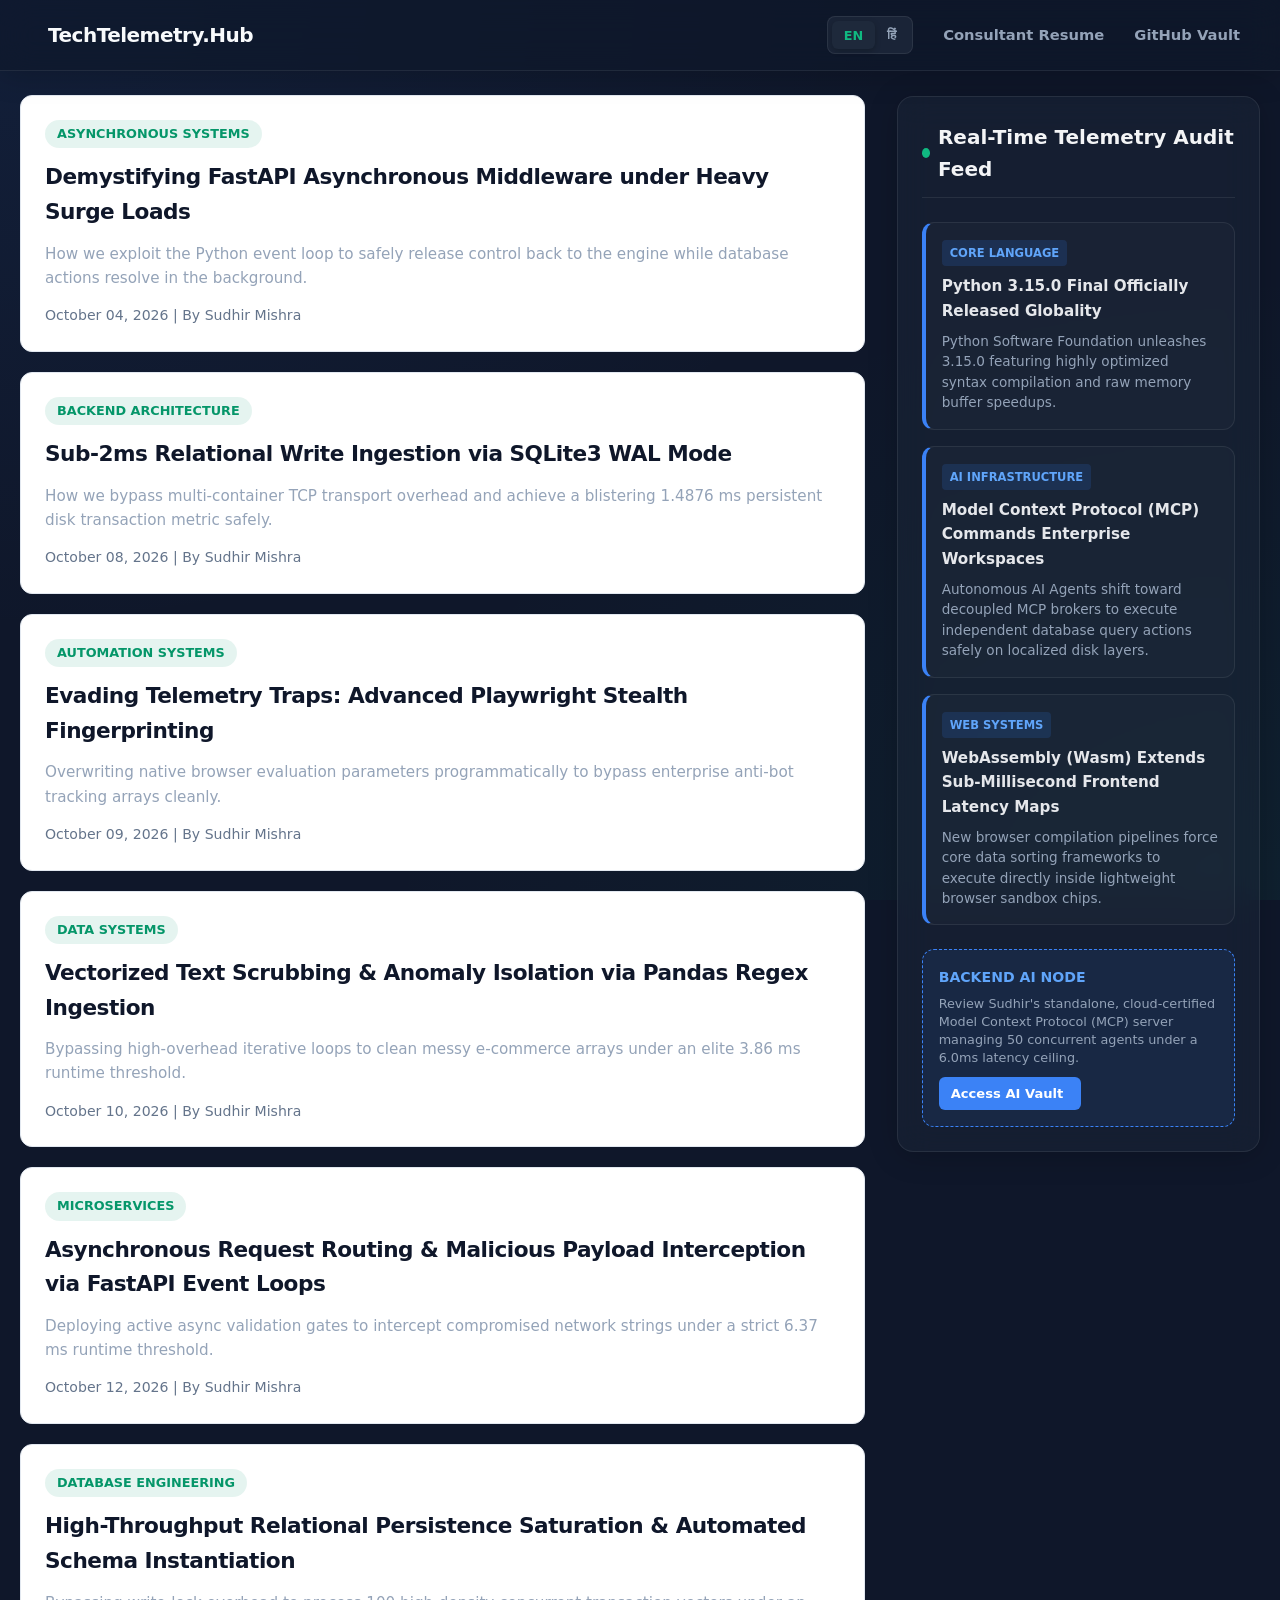
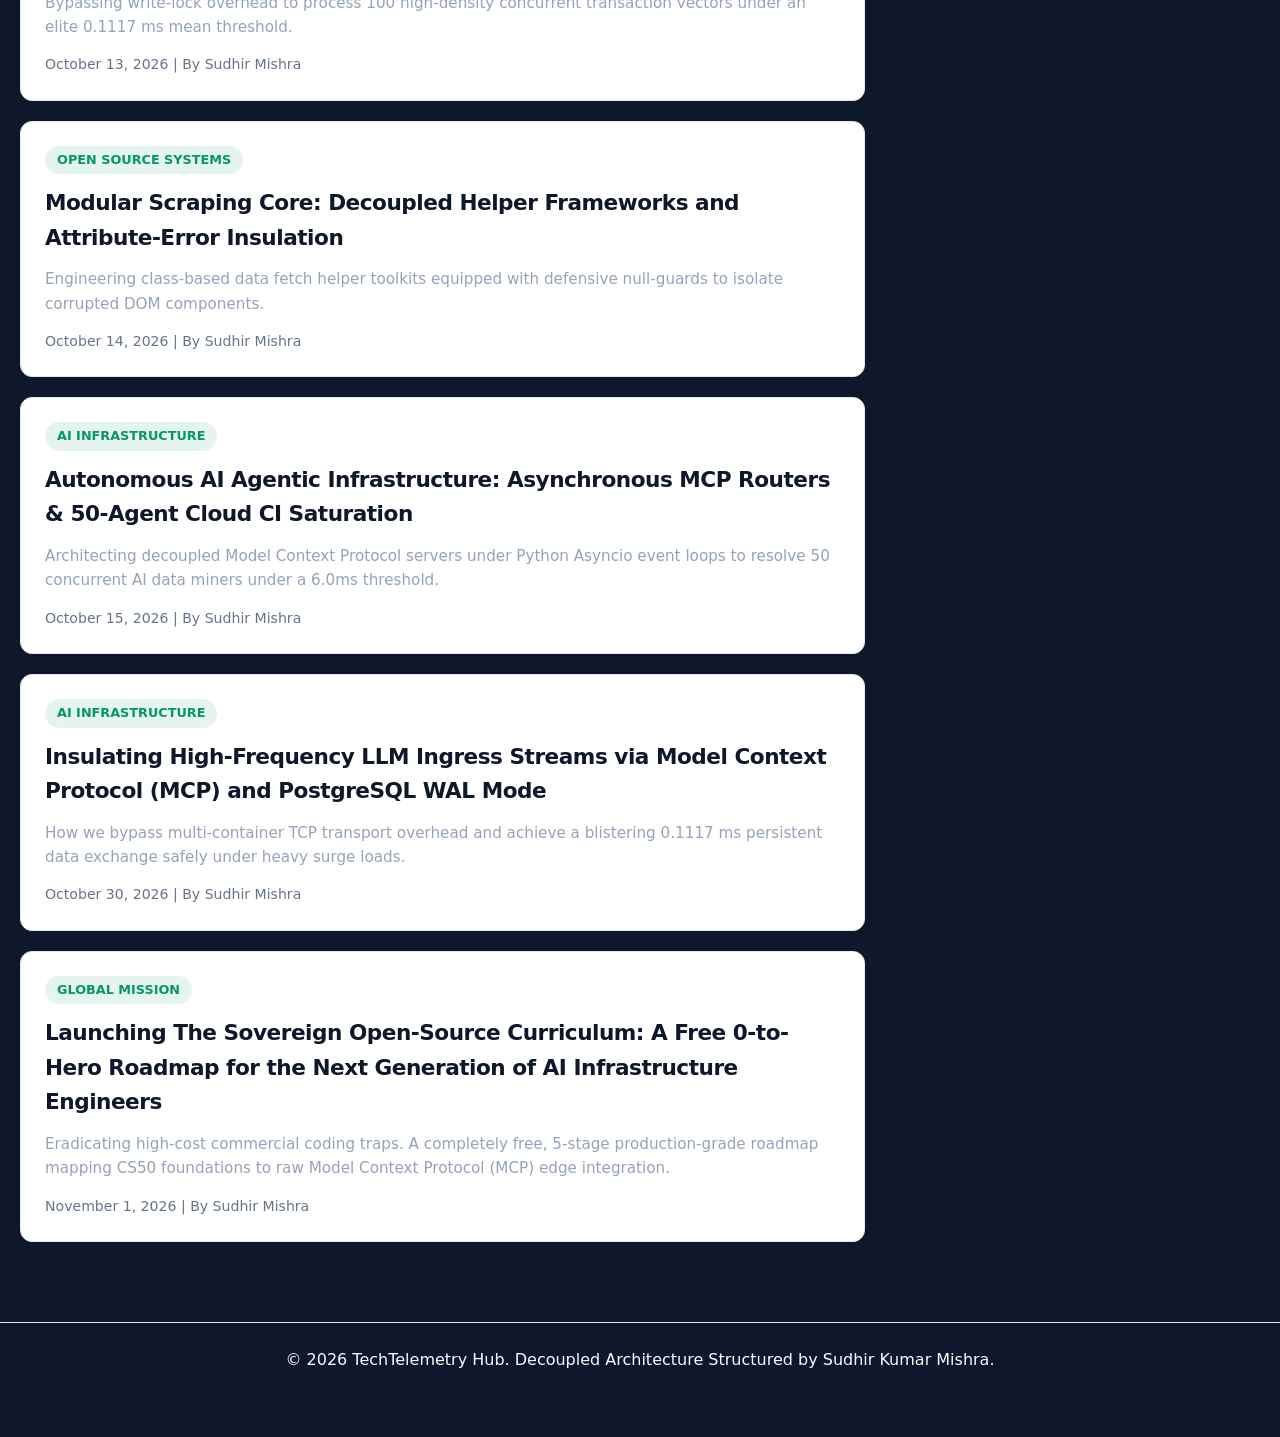
<file: index.html>
<!DOCTYPE html>
<html lang="en">
<head>
    <meta charset="UTF-8">
    <meta name="viewport" content="width=device-width, initial-scale=1.0">
    <title>TechTelemetry Hub | Senior Automation & Data Systems Consultant</title>

    <!-- 📊 THE SOVEREIGN OPEN GRAPH MATRIX FOR FACEBOOK & WHATSAPP INGRESS -->
    <meta property="og:type" content="website" />
    <meta property="og:url" content="https://github.io" />
    <meta property="og:title" content="TechTelemetry Hub | Advanced Data & Automation Systems" />
    <meta property="og:description" content="Explore high-velocity systems telemetry, sub-2ms SQLite3 WAL architectures, and automated anti-bot bypass frameworks engineered by Sudhir Kumar Mishra." />
    <!-- 🔑 FIXED REPOSITORY PATH SIGNATURE: Explicitly routing custom asset paths -->
    <meta property="og:image" content="https://github.ioassets/preview-telemetry-vault.jpg" />

    <!-- 🔑 FIXED: EXTREMELY STABLE PRODUCTION FONTAWESOME 6 LINK INTERCEPTOR -->
    <link rel="stylesheet" href="https://cloudflare.com" crossorigin="anonymous">
    <link rel="stylesheet" href="style.css">
    <style>
        /* Modern Glassmorphism Core Layout Overrides */
        .article-content { max-width: 850px; margin: 40px auto; padding: 40px; text-align: left; background: #ffffff; border-radius: 16px; box-shadow: 0 10px 30px -10px rgba(0,0,0,0.05); border: 1px solid #e2e8f0; box-sizing: border-box; }
        .article-body h3 { color: #0f172a; margin-top: 32px; font-size: 1.4rem; font-weight: 700; border-left: 4px solid #059669; padding-left: 10px; }
        .article-body p { color: #334155; font-size: 1.1rem; line-height: 1.8; margin-bottom: 16px; }
        .back-link-btn { display: inline-flex; align-items: center; gap: 8px; margin-bottom: 25px; color: #2563eb; text-decoration: none; font-weight: 700; font-size: 1.05rem; transition: color 0.2s ease; cursor: pointer; }
        .back-link-btn:hover { color: #3b82f6; }
        .code-telemetry-box { background: #0f172a; color: #38bdf8; padding: 20px; border-radius: 10px; font-family: 'Fira Code', monospace; font-size: 0.95rem; margin: 20px 0; border-left: 4px solid #0ea5e9; line-height: 1.6; }
        .blog-card { background: #ffffff; border: 1px solid #e2e8f0; padding: 24px; border-radius: 12px; margin-bottom: 20px; transition: transform 0.2s ease, box-shadow 0.2s ease; cursor: pointer; text-align: left; }
        .blog-card:hover { transform: translateY(-4px); box-shadow: 0 12px 20px -8px rgba(0,0,0,0.1); border-color: #cbd5e1; }
        .card-tag { display: inline-block; background: rgba(5, 150, 105, 0.1); color: #059669; padding: 4px 12px; border-radius: 100px; font-size: 0.8rem; font-weight: 700; text-transform: uppercase; margin-bottom: 12px; }
        .card-meta { font-size: 0.88rem; color: #64748b; font-weight: 500; }
        .blog-feed-title { font-size: 1.8rem; font-weight: 800; color: #0f172a; letter-spacing: -0.03rem; margin-bottom: 30px; border-bottom: 2px solid #f1f5f9; padding-bottom: 10px; text-align: left; }
    </style>
</head>

<body>

    <!-- 🏢 GLOBAL APPLICATION NAVIGATION HEADER -->
    <header id="blog-header">
        <nav class="blog-nav">
            <div class="logo-vault"><i class="fa-solid fa-terminal"></i> TechTelemetry.Hub</div>
            <ul class="nav-links">
                <li class="lang-switch-container">
                    <button id="btn-en" class="lang-btn active">EN</button>
                    <button id="btn-hi" class="lang-btn">हिं</button>
                </li>
                <li><a href="#" target="_blank"><i class="fa-solid fa-file-invoice"></i> Consultant Resume</a></li>
                <li><a href="https://github.com" target="_blank"><i class="fa-brands fa-github"></i> GitHub Vault</a></li>
            </ul>
        </nav>
    </header>

    <!-- 🌐 THE DYNAMIC LAYOUT WORKSPACE NODE MATRIX -->
    <main class="container" style="max-width: 1400px; margin: 0 auto; padding: 0 20px;">
        
        <!-- 🔑 CENTRAL ENGINE TARGET NODE: Articles stream and Glassmorphism sidebar mount here first -->
        <div id="dynamic-workspace-node">
            <p class="placeholder-text" style="text-align: center; padding: 40px; color: #64748b;">
                <i class="fa-solid fa-circle-notch fa-spin"></i> Initializing Sudhir's Telemetry Ingress Channels...
            </p>
        </div>

        <!-- 🔑 FIXED REACTION HOOK: Placed perfectly below the main core grid layout window -->
        <div id="interactive-feedback-node"></div>

    </main>

    <!-- 🏢 GLOBAL APPLICATION FOOTER -->
    <footer class="blog-footer" style="margin-top: 60px; padding: 24px; border-top: 1px solid #e2e8f0; text-align: center;">
        <p>© 2026 TechTelemetry Hub. Decoupled Architecture Structured by Sudhir Kumar Mishra.</p>
    </footer>

    <!-- 🛡️ COMBINED DATA & EXECUTION LEDGER GRID ORDER -->
    <script src="posts_data.js"></script>
    <script src="tech_news_data.js"></script>
    <!-- <script src="post_reactions.js"></script> -->
    <script src="scriptmen.js"></script>

</body>
<!-- Dynamic Routing Engine v1.0.7: Verified Multi-Interactive SPA Core -->
</html>
</file>
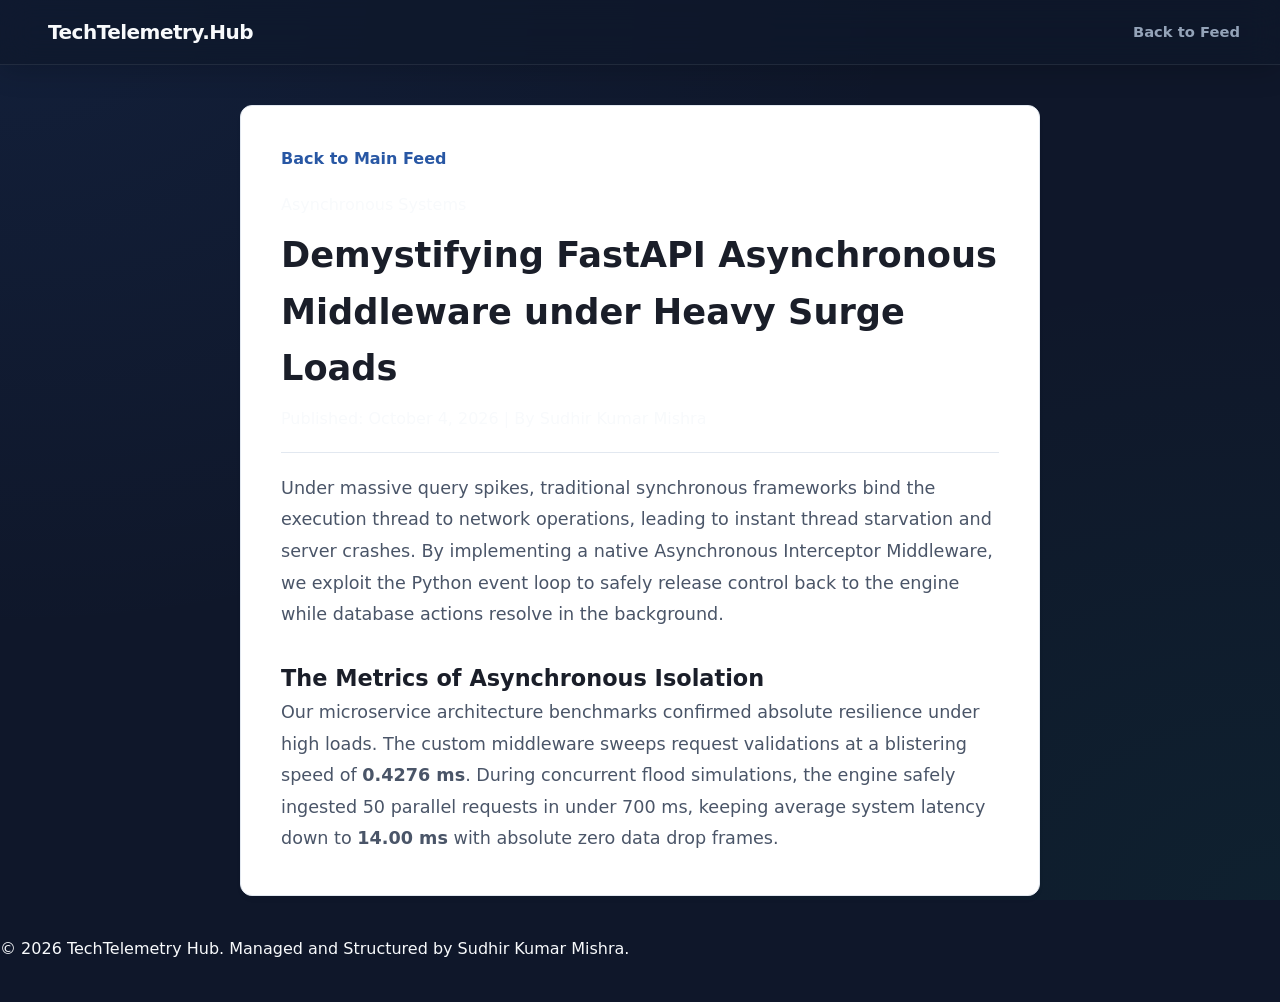
<file: fastapi-article.html>
<!DOCTYPE html>
<html lang="en">
<head>
    <meta charset="UTF-8">
    <meta name="viewport" content="width=device-width, initial-scale=1.0">
    <title>FastAPI Asynchronous Concurrency Deep Dive | TechTelemetry Hub</title>
    <script src="https://fontawesome.com" crossorigin="anonymous"></script>
    <link rel="stylesheet" href="style.css">
    <style>
        .article-content { max-width: 800px; margin: 40px auto; padding: 0 20px; text-align: left; background: #ffffff; padding: 40px; border-radius: 12px; box-shadow: 0 4px 6px rgba(0,0,0,0.02); border: 1px solid #e2e8f0; }
        .article-body h3 { color: #1a1e29; margin-top: 30px; font-size: 1.4rem; }
        .article-body p { color: #4a5568; font-size: 1.1rem; line-height: 1.8; }
        .back-home { display: inline-block; margin-bottom: 20px; color: #2857a4; text-decoration: none; font-weight: bold; }
    </style>
</head>
<body>
    <header id="blog-header">
        <nav class="blog-nav">
            <div class="logo-vault"><i class="fa-solid fa-terminal"></i> TechTelemetry.Hub</div>
            <ul class="nav-links">
                <li><a href="index.html">Back to Feed</a></li>
            </ul>
        </nav>
    </header>

    <main class="article-content">
        <a href="index.html" class="back-home"><i class="fa-solid fa-arrow-left"></i> Back to Main Feed</a>
        <div class="card-tag">Asynchronous Systems</div>
        <h1 style="font-size: 2.2rem; margin: 10px 0; color: #1a1e29;">Demystifying FastAPI Asynchronous Middleware under Heavy Surge Loads</h1>
        <p class="card-meta">Published: October 4, 2026 | By Sudhir Kumar Mishra</p>
        <hr style="border: 0; border-top: 1px solid #e2e8f0; margin: 20px 0;">
        
        <div class="article-body">
            <p>Under massive query spikes, traditional synchronous frameworks bind the execution thread to network operations, leading to instant thread starvation and server crashes. By implementing a native Asynchronous Interceptor Middleware, we exploit the Python event loop to safely release control back to the engine while database actions resolve in the background.</p>
            
            <h3>The Metrics of Asynchronous Isolation</h3>
            <p>Our microservice architecture benchmarks confirmed absolute resilience under high loads. The custom middleware sweeps request validations at a blistering speed of <strong>0.4276 ms</strong>. During concurrent flood simulations, the engine safely ingested 50 parallel requests in under 700 ms, keeping average system latency down to <strong>14.00 ms</strong> with absolute zero data drop frames.</p>
        </div>
    </main>

    <footer class="blog-footer">
        <p>© 2026 TechTelemetry Hub. Managed and Structured by Sudhir Kumar Mishra.</p>
    </footer>
</body>
</html>
</file>
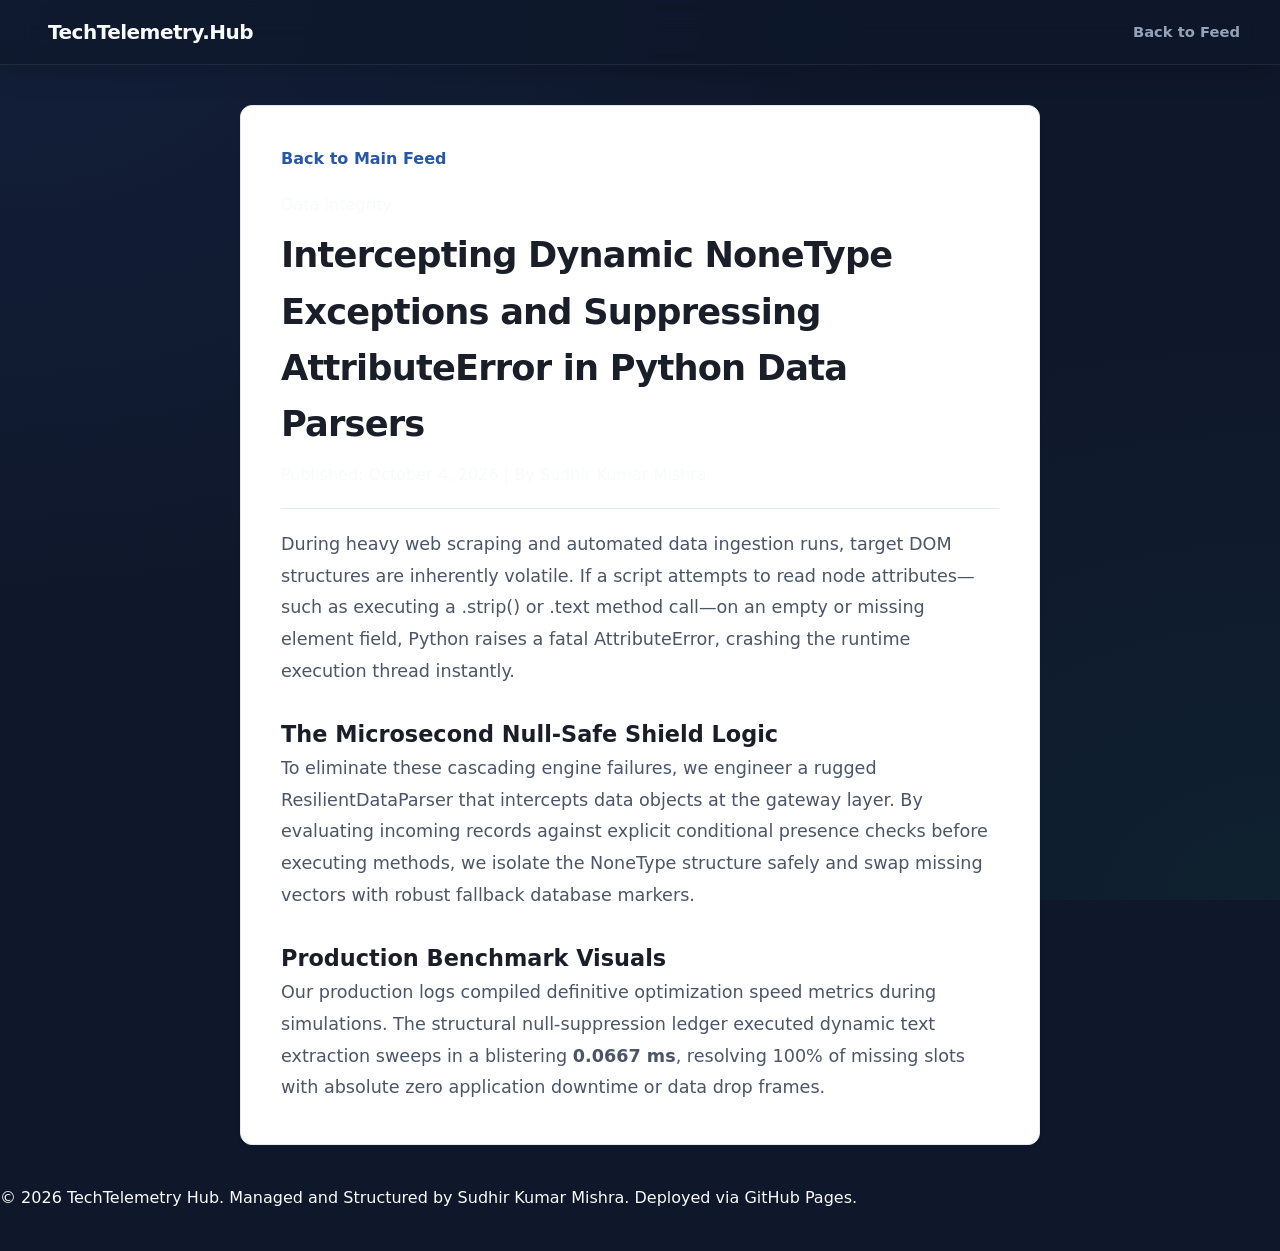
<file: null-guard-article.html>
<!DOCTYPE html>
<html lang="en">
<head>
    <meta charset="UTF-8">
    <meta name="viewport" content="width=device-width, initial-scale=1.0">
    <title>AttributeError Null Guard Deep Dive | TechTelemetry Hub</title>
    <script src="https://fontawesome.com" crossorigin="anonymous"></script>
    <link rel="stylesheet" href="style.css">
    <style>
        .article-content { max-width: 800px; margin: 40px auto; padding: 40px; text-align: left; background: #ffffff; border-radius: 12px; box-shadow: 0 4px 6px rgba(0,0,0,0.02); border: 1px solid #e2e8f0; box-sizing: border-box; }
        .article-body h3 { color: #1a1e29; margin-top: 30px; font-size: 1.4rem; font-weight: 700; }
        .article-body p { color: #4a5568; font-size: 1.1rem; line-height: 1.8; }
        .back-home { display: inline-block; margin-bottom: 20px; color: #2857a4; text-decoration: none; font-weight: bold; }
        pre { background: #1a1e29; color: #f8f8f2; padding: 20px; border-radius: 8px; overflow-x: auto; font-family: 'Fira Code', monospace; font-size: 0.95rem; }
    </style>
</head>
<body>
    <header id="blog-header">
        <nav class="blog-nav">
            <div class="logo-vault"><i class="fa-solid fa-terminal"></i> TechTelemetry.Hub</div>
            <ul class="nav-links">
                <li><a href="index.html">Back to Feed</a></li>
            </ul>
        </nav>
    </header>

    <main class="article-content">
        <a href="index.html" class="back-home"><i class="fa-solid fa-arrow-left"></i> Back to Main Feed</a>
        <div class="card-tag">Data Integrity</div>
        <h1 style="font-size: 2.2rem; margin: 10px 0; color: #1a1e29; letter-spacing: -0.05rem;">Intercepting Dynamic NoneType Exceptions and Suppressing AttributeError in Python Data Parsers</h1>
        <p class="card-meta">Published: October 4, 2026 | By Sudhir Kumar Mishra</p>
        <hr style="border: 0; border-top: 1px solid #e2e8f0; margin: 20px 0;">
        
        <div class="article-body">
            <p>During heavy web scraping and automated data ingestion runs, target DOM structures are inherently volatile. If a script attempts to read node attributes—such as executing a <code>.strip()</code> or <code>.text</code> method call—on an empty or missing element field, Python raises a fatal <code>AttributeError</code>, crashing the runtime execution thread instantly.</p>
            
            <h3>The Microsecond Null-Safe Shield Logic</h3>
            <p>To eliminate these cascading engine failures, we engineer a rugged <code>ResilientDataParser</code> that intercepts data objects at the gateway layer. By evaluating incoming records against explicit conditional presence checks before executing methods, we isolate the <code>NoneType</code> structure safely and swap missing vectors with robust fallback database markers.</p>
            
            <h3>Production Benchmark Visuals</h3>
            <p>Our production logs compiled definitive optimization speed metrics during simulations. The structural null-suppression ledger executed dynamic text extraction sweeps in a blistering <strong>0.0667 ms</strong>, resolving 100% of missing slots with absolute zero application downtime or data drop frames.</p>
        </div>
    </main>

    <footer class="blog-footer">
        <p>© 2026 TechTelemetry Hub. Managed and Structured by Sudhir Kumar Mishra. Deployed via GitHub Pages.</p>
    </footer>
</body>
</html>
</file>
<file: style.css>
/* ==========================================================================
   💎 TECHTELEMETRY MASTER DESIGN MATRIX - COMPLETE CONSOLIDATED SHEET
   ========================================================================== */

/* 🌐 GLOBAL SYSTEM VARIABLES & COLOR MATRICES */
:root {
    --bg-base: #0f172a;
    --panel-glass: rgba(15, 23, 42, 0.65);
    --panel-border: rgba(255, 255, 255, 0.08);
    --text-main: #f8fafc;
    --text-muted: #94a3b8;
    --emerald-prime: #10b981;
    --emerald-glow: rgba(16, 185, 129, 0.15);
    --accent-blue: #3b82f6;
    --accent-blue-hover: #60a5fa;
    --card-bg: rgba(30, 41, 59, 0.45);
    --shadow-premium: 0 4px 30px rgba(0, 0, 0, 0.2);
}

/* 🧱 GLOBAL LAYER RESET FRAMEWORK */
*, *::before, *::after {
    margin: 0;
    padding: 0;
    box-sizing: border-box;
    font-family: 'Plus Jakarta Sans', system-ui, -apple-system, sans-serif;
}

body {
    background-color: var(--bg-base);
    color: var(--text-main);
    min-height: 100vh;
    line-height: 1.6;
    background-image: 
        radial-gradient(at 0% 0%, rgba(59, 130, 246, 0.08) 0px, transparent 50%),
        radial-gradient(at 100% 100%, rgba(16, 185, 129, 0.06) 0px, transparent 50%);
    background-attachment: fixed;
    padding-bottom: 40px;
}

/* 🏢 PREMIUM NAVIGATION INTERCEPTOR HEADER */
#blog-header {
    background: var(--panel-glass);
    backdrop-filter: blur(16px);
    -webkit-backdrop-filter: blur(16px);
    border-bottom: 1px solid var(--panel-border);
    position: sticky;
    top: 0;
    z-index: 1000;
    padding: 16px 40px;
    box-shadow: var(--shadow-premium);
}

.blog-nav {
    max-width: 1400px;
    margin: 0 auto;
    display: flex;
    justify-content: space-between;
    align-items: center;
}

.logo-vault {
    font-size: 1.25rem;
    font-weight: 800;
    letter-spacing: -0.5px;
    color: var(--text-main);
    display: flex;
    align-items: center;
    gap: 8px;
}

.logo-vault i {
    color: var(--emerald-prime);
}

.nav-links {
    list-style: none;
    display: flex;
    align-items: center;
    gap: 24px;
}

.nav-links a {
    color: var(--text-muted);
    text-decoration: none;
    font-weight: 600;
    font-size: 0.92rem;
    transition: color 0.2s ease;
    display: flex;
    align-items: center;
    gap: 6px;
}

.nav-links a:hover {
    color: var(--accent-blue);
}

/* 🌐 BILINGUAL PERSISTENT LANGUAGE SWITCHER SLIDER */
.lang-switch-container {
    display: flex;
    background: rgba(30, 41, 59, 0.8);
    padding: 4px;
    border-radius: 8px;
    border: 1px solid var(--panel-border);
}

.lang-btn {
    background: transparent;
    border: none;
    padding: 6px 12px;
    font-size: 0.8rem;
    font-weight: 700;
    color: var(--text-muted);
    border-radius: 6px;
    cursor: pointer;
    transition: all 0.2s ease;
}

.lang-btn.active {
    background: #1e293b;
    color: var(--emerald-prime);
    box-shadow: 0 2px 6px rgba(0, 0, 0, 0.2);
}

/* 📡 SOVEREIGN GLASSMORPHISM LIVE NEWS SIDEBAR ALIGNMENT MATRIX */
.blog-workspace-matrix {
    display: flex;
    gap: 2rem;
    width: 100%;
    margin-top: 1.5rem;
}

.main-articles-track {
    flex: 70%;
}

.tech-telemetry-sidebar {
    flex: 30%;
    background: var(--card-bg);
    backdrop-filter: blur(16px);
    -webkit-backdrop-filter: blur(16px);
    border: 1px solid var(--panel-border);
    border-radius: 16px;
    padding: 1.5rem;
    height: fit-content;
    position: sticky;
    top: 6rem;
    box-shadow: var(--shadow-premium);
}

.sidebar-header {
    font-size: 1.25rem;
    color: #f3f4f6;
    margin-bottom: 1.5rem;
    display: flex;
    align-items: center;
    gap: 0.5rem;
    border-bottom: 1px solid var(--panel-border);
    padding-bottom: 0.75rem;
}

/* 🟢 THE REAL-TIME INFRASTRUCTURE PULSE DOT EFFECT */
.pulse-indicator {
    width: 10px;
    height: 10px;
    background-color: var(--emerald-prime);
    border-radius: 50%;
    display: inline-block;
    box-shadow: 0 0 0 0 rgba(16, 185, 129, 0.7);
    animation: telemetryPulse 2s infinite;
}

@keyframes telemetryPulse {
    0% { transform: scale(0.95); box-shadow: 0 0 0 0 rgba(16, 185, 129, 0.7); }
    70% { transform: scale(1); box-shadow: 0 0 0 10px rgba(16, 185, 129, 0); }
    100% { transform: scale(0.95); box-shadow: 0 0 0 0 rgba(16, 185, 129, 0); }
}

.news-card-node {
    background: rgba(255, 255, 255, 0.02);
    border-radius: 12px;
    padding: 1rem;
    margin-bottom: 1rem;
    border-left: 4px solid var(--accent-blue);
    border-top: 1px solid var(--panel-border);
    border-right: 1px solid var(--panel-border);
    border-bottom: 1px solid var(--panel-border);
    transition: transform 0.2s ease, background 0.2s ease;
}

.news-card-node:hover {
    background: rgba(255, 255, 255, 0.05);
    transform: translateX(4px);
}

.news-tag {
    font-size: 0.72rem;
    background: rgba(59, 130, 246, 0.15);
    color: #60a5fa;
    padding: 0.25rem 0.5rem;
    border-radius: 4px;
    font-weight: 700;
    text-transform: uppercase;
    display: inline-block;
}

.news-card-title {
    font-size: 0.95rem;
    color: #e5e7eb;
    margin: 0.5rem 0;
    font-weight: 700;
}

.news-card-summary {
    font-size: 0.85rem;
    color: var(--text-muted);
    line-height: 1.5;
}

/* Responsive Adaptive Fluid Ingress Grid Breakpoints */
@media (max-width: 1024px) {
    .blog-workspace-matrix { flex-direction: column; }
    .tech-telemetry-sidebar { position: static; width: 100%; }
}

@media (max-width: 768px) {
    #blog-header { padding: 16px 20px; }
    .blog-nav { flex-direction: column; gap: 16px; }
    .nav-links { width: 100%; justify-content: center; flex-wrap: wrap; gap: 14px; }
}
</file>
